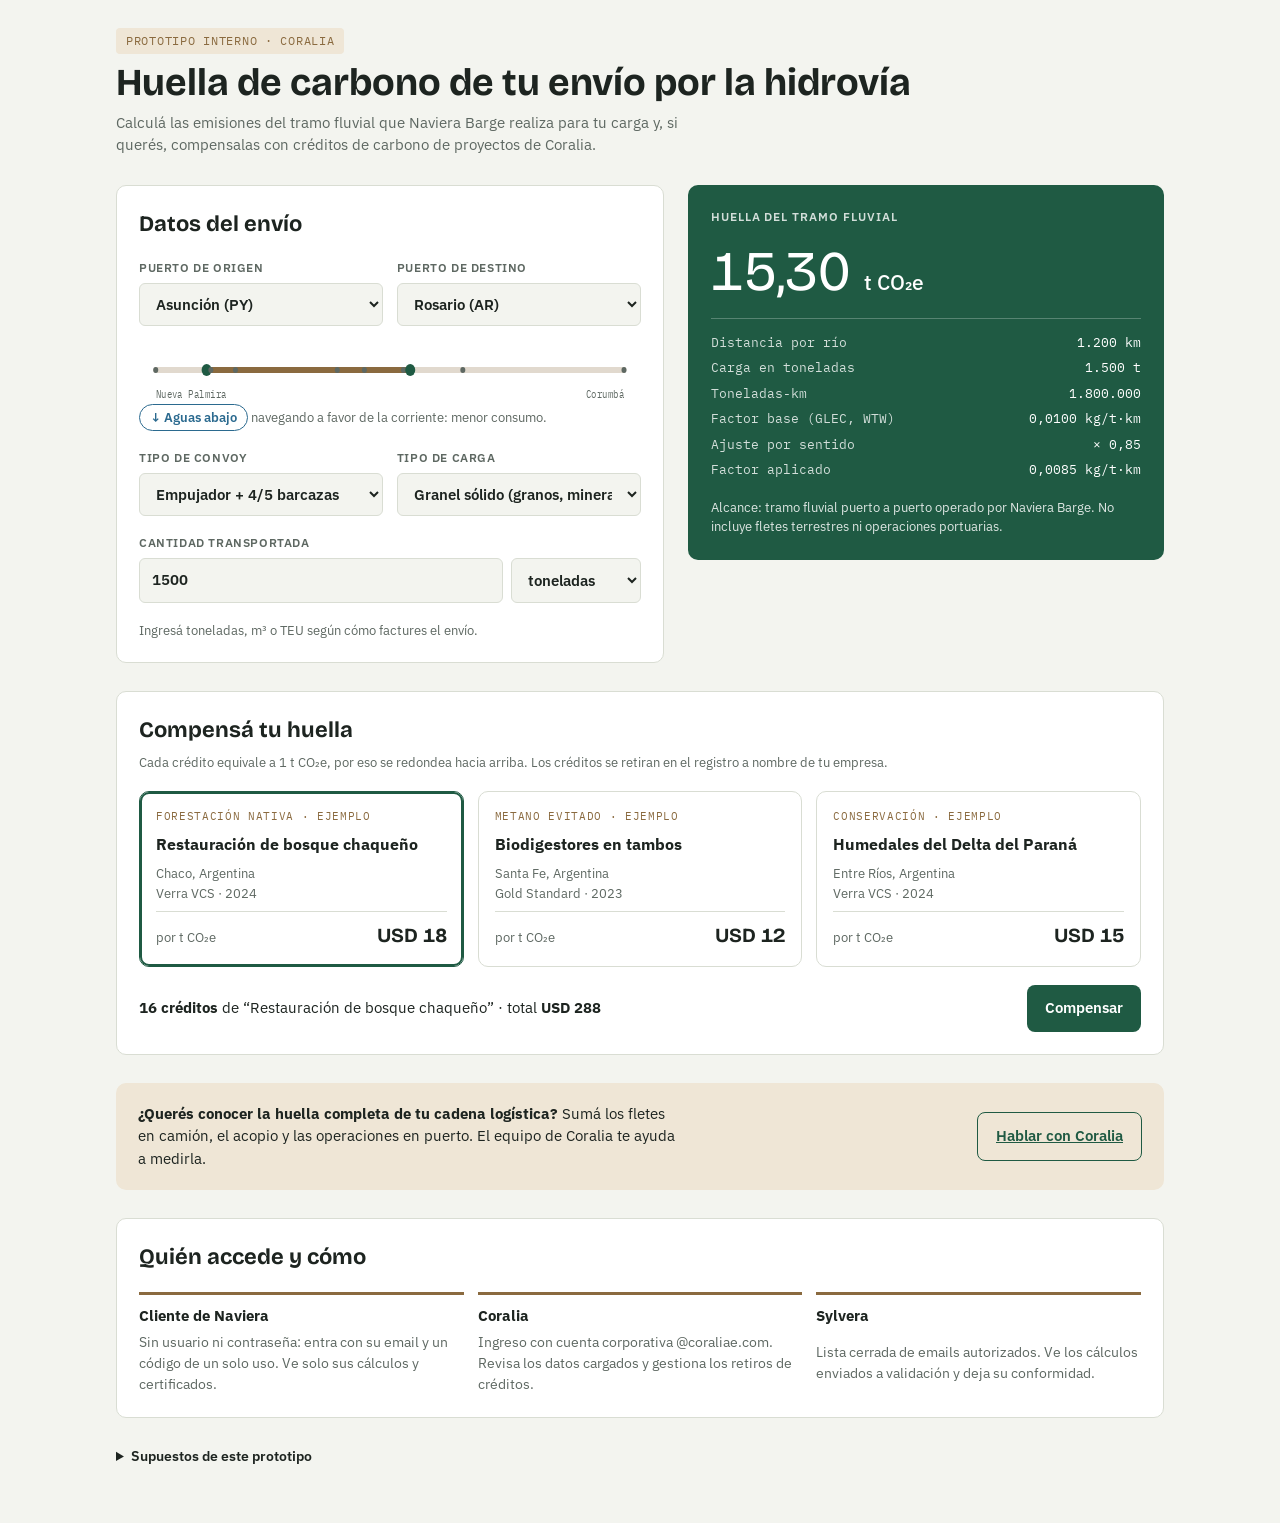
<file: prototipos/huella-fluvial-naviera.html>
<!doctype html>
<html lang="es">
<head>
<meta charset="utf-8">
<meta name="viewport" content="width=device-width, initial-scale=1, viewport-fit=cover">
<style>body{margin:0}img{max-width:100%}[hidden]{display:none!important}</style>
<title>Huella Fluvial Naviera Barge</title>
<meta name="claude:viewport-fit-sides" content="cover">
<link rel="preconnect" href="https://fonts.googleapis.com">
<link rel="stylesheet" href="https://fonts.googleapis.com/css2?family=Bricolage+Grotesque:opsz,wght@12..96,600;12..96,700&family=IBM+Plex+Sans:wght@400;500;600&family=IBM+Plex+Mono:wght@400;500&display=swap">
<style>
/* Layout: una columna de formulario + panel de resultado; abajo compensación y supuestos. Paleta: río del Paraná (barro/limo) + verde Coralia */
:root{
  --bg:#f3f4ef; --surface:#ffffff; --fg:#1d2420; --muted:#5e6862; --line:#d9ddd3;
  --river:#8a6a3f; --river-soft:#efe6d6; --green:#1f5a43; --green-ink:#ffffff; --green-soft:#e1efe7;
  --up:#a14a2a; --down:#2b6a8f;
  --display:"Bricolage Grotesque", "Segoe UI", system-ui, sans-serif;
  --body:"IBM Plex Sans", "Segoe UI", system-ui, sans-serif;
  --mono:"IBM Plex Mono", ui-monospace, Menlo, monospace;
}
@media (prefers-color-scheme: dark){:root:not([data-theme="light"]){
  --bg:#141916; --surface:#1c2320; --fg:#e7ebe5; --muted:#9aa49d; --line:#2f3934;
  --river:#cfa874; --river-soft:#2c261c; --green:#5fb38c; --green-ink:#0f1a14; --green-soft:#1d3229;
  --up:#e58a68; --down:#79b5d9; color-scheme:dark}}
:root[data-theme="dark"]{
  --bg:#141916; --surface:#1c2320; --fg:#e7ebe5; --muted:#9aa49d; --line:#2f3934;
  --river:#cfa874; --river-soft:#2c261c; --green:#5fb38c; --green-ink:#0f1a14; --green-soft:#1d3229;
  --up:#e58a68; --down:#79b5d9; color-scheme:dark}
*{box-sizing:border-box}
[hidden]{display:none!important}
body{background:var(--bg);color:var(--fg);font-family:var(--body);font-size:15px;line-height:1.5}
.wrap{max-width:1080px;margin:0 auto;padding-block:28px 56px;padding-left:max(16px,env(safe-area-inset-left,0px));padding-right:max(16px,env(safe-area-inset-right,0px));display:grid;gap:28px}
header{display:grid;gap:8px}
.proto{font-family:var(--mono);font-size:12px;letter-spacing:.06em;text-transform:uppercase;color:var(--river);background:var(--river-soft);padding:4px 10px;border-radius:4px;justify-self:start}
h1{font-family:var(--display);font-size:clamp(26px,4vw,38px);line-height:1.1;margin:0;text-wrap:balance}
h2{font-family:var(--display);font-size:22px;margin:0;text-wrap:balance}
.lead{color:var(--muted);max-width:65ch;margin:0}
.grid{display:grid;grid-template-columns:minmax(0,1.15fr) minmax(0,1fr);gap:24px;align-items:start}
@media (max-width:820px){.grid{grid-template-columns:1fr}}
.panel{background:var(--surface);border:1px solid var(--line);border-radius:10px;padding:22px;display:grid;gap:18px;min-width:0}
.row{display:grid;grid-template-columns:1fr 1fr;gap:14px}
@media (max-width:480px){.row{grid-template-columns:1fr}}
label{display:grid;gap:6px;font-size:12px;font-weight:600;letter-spacing:.05em;text-transform:uppercase;color:var(--muted)}
select,input{font:inherit;font-size:15px;color:var(--fg);background:var(--bg);border:1px solid var(--line);border-radius:6px;padding:10px 12px;width:100%;text-transform:none;letter-spacing:0}
select:focus-visible,input:focus-visible,button:focus-visible{outline:2px solid var(--green);outline-offset:2px}
.qty{display:grid;grid-template-columns:1fr 130px;gap:8px}
.river{position:relative;height:56px;margin-top:4px}
.river svg{width:100%;height:100%;display:block;overflow:visible}
.chip{display:inline-flex;align-items:center;gap:6px;font-size:13px;font-weight:600;padding:3px 10px;border-radius:999px;border:1px solid currentColor}
.chip.up{color:var(--up)} .chip.down{color:var(--down)}
.hint{font-size:13px;color:var(--muted);margin:0}
.result{background:var(--green);color:var(--green-ink);border-color:transparent}
.result .eyebrow{font-size:12px;letter-spacing:.08em;text-transform:uppercase;opacity:.8;font-weight:600}
.big{font-family:var(--display);font-size:clamp(40px,7vw,56px);line-height:1;font-variant-numeric:tabular-nums}
.big small{font-size:.38em;font-family:var(--body);font-weight:500}
.calc{font-family:var(--mono);font-size:13px;display:grid;gap:6px;border-top:1px solid color-mix(in srgb,var(--green-ink) 25%,transparent);padding-top:14px}
.calc div{display:flex;justify-content:space-between;gap:12px;font-variant-numeric:tabular-nums}
.calc span:first-child{opacity:.8}
.scope{font-size:13px;opacity:.85;margin:0}
.projects{display:grid;grid-template-columns:repeat(3,minmax(0,1fr));gap:14px}
@media (max-width:820px){.projects{grid-template-columns:1fr}}
.proj{display:grid;gap:8px;text-align:left;font:inherit;color:var(--fg);background:var(--surface);border:1px solid var(--line);border-radius:10px;padding:16px;cursor:pointer}
.proj[aria-pressed="true"]{border-color:var(--green);box-shadow:0 0 0 2px var(--green) inset}
.proj .tag{font-family:var(--mono);font-size:11px;color:var(--river);text-transform:uppercase;letter-spacing:.06em}
.proj strong{font-size:16px}
.proj .meta{font-size:13px;color:var(--muted)}
.proj .price{display:flex;justify-content:space-between;align-items:baseline;border-top:1px solid var(--line);padding-top:8px;font-variant-numeric:tabular-nums}
.proj .price b{font-family:var(--display);font-size:20px}
.btn{font:inherit;font-weight:600;border:0;border-radius:8px;padding:12px 18px;cursor:pointer;background:var(--green);color:var(--green-ink)}
.btn.ghost{background:transparent;color:var(--green);border:1px solid var(--green)}
.btn:disabled{opacity:.45;cursor:not-allowed}
.checkout{display:flex;flex-wrap:wrap;gap:14px;align-items:center;justify-content:space-between}
.checkout p{margin:0}
.steps{display:flex;flex-wrap:wrap;gap:8px;list-style:none;padding:0;margin:0}
.steps li{font-size:13px;padding:6px 12px;border-radius:999px;border:1px solid var(--line);color:var(--muted)}
.steps li.done{background:var(--green-soft);color:var(--green);border-color:transparent;font-weight:600}
.steps li.now{border-color:var(--green);color:var(--fg);font-weight:600}
.otp{display:grid;grid-template-columns:minmax(0,1fr) auto;gap:10px;align-items:end}
@media (max-width:480px){.otp{grid-template-columns:1fr}}
.cert{border:1px dashed var(--green);border-radius:10px;padding:18px;display:grid;gap:6px;font-size:14px}
.cert code{font-family:var(--mono)}
.cta{display:flex;flex-wrap:wrap;gap:16px;align-items:center;justify-content:space-between;background:var(--river-soft);border-radius:10px;padding:20px 22px}
.cta p{margin:0;max-width:60ch}
.cta a{color:var(--river);font-weight:600}
.roles{display:grid;grid-template-columns:repeat(3,minmax(0,1fr));gap:14px}
@media (max-width:820px){.roles{grid-template-columns:1fr}}
.role{border-top:3px solid var(--river);padding-top:10px;display:grid;gap:4px;font-size:14px}
.role b{font-size:15px}
.role span{color:var(--muted)}
details{font-size:14px;color:var(--muted)}
summary{cursor:pointer;font-weight:600;color:var(--fg)}
details ul{padding-left:18px;display:grid;gap:6px}
@media (prefers-reduced-motion:reduce){*{transition:none!important}}
</style>
</head>
<body>

<div class="wrap">
  <header>
    <span class="proto">Prototipo interno · Coralia</span>
    <h1>Huella de carbono de tu envío por la hidrovía</h1>
    <p class="lead">Calculá las emisiones del tramo fluvial que Naviera Barge realiza para tu carga y, si querés, compensalas con créditos de carbono de proyectos de Coralia.</p>
  </header>

  <div class="grid">
    <section class="panel" aria-labelledby="t-envio">
      <h2 id="t-envio">Datos del envío</h2>
      <div class="row">
        <label for="origen">Puerto de origen<select id="origen"></select></label>
        <label for="destino">Puerto de destino<select id="destino"></select></label>
      </div>
      <div>
        <div class="river" aria-hidden="true"><svg id="riverSvg" viewBox="0 0 600 56" preserveAspectRatio="none"></svg></div>
        <p class="hint" id="sentidoTxt"></p>
      </div>
      <div class="row">
        <label for="convoy">Tipo de convoy<select id="convoy">
          <option value="0.017">Empujador + 2 barcazas</option>
          <option value="0.010" selected>Empujador + 4/5 barcazas</option>
          <option value="0.0074">Empujador + 6 o más barcazas</option>
        </select></label>
        <label for="carga">Tipo de carga<select id="carga">
          <option value="solido">Granel sólido (granos, minerales)</option>
          <option value="liquido">Granel líquido (aceites, combustibles)</option>
          <option value="contenedor">Contenedores</option>
        </select></label>
      </div>
      <label for="cantidad">Cantidad transportada
        <div class="qty">
          <input id="cantidad" type="number" min="0" step="any" value="1500" inputmode="decimal">
          <select id="unidad" aria-label="Unidad"></select>
        </div>
      </label>
      <p class="hint" id="convHint"></p>
    </section>

    <section class="panel result" aria-live="polite" aria-labelledby="t-res">
      <span class="eyebrow" id="t-res">Huella del tramo fluvial</span>
      <div class="big" id="total">–</div>
      <div class="calc">
        <div><span>Distancia por río</span><span id="r-km"></span></div>
        <div><span>Carga en toneladas</span><span id="r-t"></span></div>
        <div><span>Toneladas-km</span><span id="r-tkm"></span></div>
        <div><span>Factor base (GLEC, WTW)</span><span id="r-ef"></span></div>
        <div><span>Ajuste por sentido</span><span id="r-adj"></span></div>
        <div><span>Factor aplicado</span><span id="r-efa"></span></div>
      </div>
      <p class="scope">Alcance: tramo fluvial puerto a puerto operado por Naviera Barge. No incluye fletes terrestres ni operaciones portuarias.</p>
    </section>
  </div>

  <section class="panel" aria-labelledby="t-comp">
    <div style="display:grid;gap:6px">
      <h2 id="t-comp">Compensá tu huella</h2>
      <p class="hint">Cada crédito equivale a 1 t CO₂e, por eso se redondea hacia arriba. Los créditos se retiran en el registro a nombre de tu empresa.</p>
    </div>
    <div class="projects" id="projects"></div>
    <div class="checkout">
      <p id="checkoutTxt"></p>
      <button class="btn" id="goComp" type="button">Compensar</button>
    </div>

    <div id="flow" hidden style="display:grid;gap:16px">
      <ol class="steps" id="steps"></ol>
      <div id="stepEmail" class="otp">
        <label for="email">Email de tu empresa<input id="email" type="email" placeholder="logistica@tuempresa.com"></label>
        <button class="btn" id="sendCode" type="button">Enviarme un código</button>
      </div>
      <div id="stepCode" class="otp" hidden>
        <label for="code">Código de 6 dígitos que te enviamos<input id="code" inputmode="numeric" maxlength="6" placeholder="123456"></label>
        <button class="btn" id="verify" type="button">Confirmar</button>
      </div>
      <div id="stepCert" class="cert" hidden></div>
    </div>
  </section>

  <section class="cta">
    <p><b>¿Querés conocer la huella completa de tu cadena logística?</b> Sumá los fletes en camión, el acopio y las operaciones en puerto. El equipo de Coralia te ayuda a medirla.</p>
    <a class="btn ghost" href="https://coraliae.com" target="_blank" rel="noopener">Hablar con Coralia</a>
  </section>

  <section class="panel" aria-labelledby="t-acc">
    <h2 id="t-acc">Quién accede y cómo</h2>
    <div class="roles">
      <div class="role"><b>Cliente de Naviera</b><span>Sin usuario ni contraseña: entra con su email y un código de un solo uso. Ve solo sus cálculos y certificados.</span></div>
      <div class="role"><b>Coralia</b><span>Ingreso con cuenta corporativa @coraliae.com. Revisa los datos cargados y gestiona los retiros de créditos.</span></div>
      <div class="role"><b>Sylvera</b><span>Lista cerrada de emails autorizados. Ve los cálculos enviados a validación y deja su conformidad.</span></div>
    </div>
  </section>

  <details>
    <summary>Supuestos de este prototipo</summary>
    <ul>
      <li>Factores de emisión: GLEC Framework v2.0, convoyes de empuje en vías navegables interiores, gasóleo, well-to-wheel (TTW + WTT). 2 barcazas: 0,017; 4/5 barcazas: 0,010; 6 barcazas: 0,0074 kg CO₂e/t·km. En la versión final se reemplazan por el factor propio de la flota, calculado con el inventario de Naviera Barge.</li>
      <li>Distancias por río: aproximadas a partir de la extensión total de la hidrovía (3.442 km, Cáceres–Nueva Palmira) y la Confluencia en el km 1.238 del Paraná. Se reemplazan por la tabla de distancias de Naviera.</li>
      <li>Ajuste por sentido (+25 % aguas arriba, −15 % aguas abajo): valor ilustrativo, sin respaldo todavía. Se define con los datos de consumo por sentido del inventario.</li>
      <li>Conversiones: m³ a toneladas con densidad típica (granel sólido 0,75 t/m³; líquido 0,88 t/m³); 1 TEU = 10 t promedio.</li>
      <li>Proyectos y precios de créditos: de ejemplo. Se reemplazan por los proyectos reales de Coralia.</li>
      <li>El envío de código por email y el certificado son simulados.</li>
    </ul>
  </details>
</div>

<script>
// Posición aproximada de cada puerto en km de río, medidos desde Nueva Palmira hacia aguas arriba
const PUERTOS=[
  {id:"np",n:"Nueva Palmira (UY)",km:0},
  {id:"ros",n:"Rosario (AR)",km:300},
  {id:"slo",n:"San Lorenzo (AR)",km:325},
  {id:"sfe",n:"Santa Fe (AR)",km:470},
  {id:"bar",n:"Barranqueras (AR)",km:1070},
  {id:"pil",n:"Pilar (PY)",km:1230},
  {id:"vil",n:"Villeta (PY)",km:1460},
  {id:"asu",n:"Asunción (PY)",km:1500},
  {id:"con",n:"Concepción (PY)",km:1810},
  {id:"cor",n:"Corumbá (BR)",km:2760}
];
const DENS={solido:0.75,liquido:0.88};
const ADJ={up:1.25,down:0.85};
const PROY=[
  {id:"p1",tag:"Forestación nativa",n:"Restauración de bosque chaqueño",lugar:"Chaco, Argentina",std:"Verra VCS · 2024",usd:18},
  {id:"p2",tag:"Metano evitado",n:"Biodigestores en tambos",lugar:"Santa Fe, Argentina",std:"Gold Standard · 2023",usd:12},
  {id:"p3",tag:"Conservación",n:"Humedales del Delta del Paraná",lugar:"Entre Ríos, Argentina",std:"Verra VCS · 2024",usd:15}
];
const $=id=>document.getElementById(id);
const fmt=(n,d=0)=>n.toLocaleString("es-AR",{minimumFractionDigits:d,maximumFractionDigits:d});
let proySel="p1", last={};

function fillPorts(){
  for(const s of [$("origen"),$("destino")]) s.innerHTML=PUERTOS.map(p=>`<option value="${p.id}">${p.n}</option>`).join("");
  $("origen").value="asu"; $("destino").value="ros";
}
function fillUnits(){
  const c=$("carga").value, u=$("unidad"), prev=u.value;
  const opts=c==="contenedor"?[["teu","TEU"],["t","toneladas"]]:[["t","toneladas"],["m3","m³"]];
  u.innerHTML=opts.map(o=>`<option value="${o[0]}">${o[1]}</option>`).join("");
  if(opts.some(o=>o[0]===prev)) u.value=prev;
}
function drawRiver(a,b){
  const W=600,max=2760,x=k=>20+(k/max)*(W-40);
  const xa=x(a.km),xb=x(b.km),lo=Math.min(xa,xb),hi=Math.max(xa,xb);
  let s=`<line x1="20" y1="22" x2="${W-20}" y2="22" stroke="var(--river)" stroke-width="6" stroke-linecap="round" opacity=".25"/>`;
  s+=`<line x1="${lo}" y1="22" x2="${hi}" y2="22" stroke="var(--river)" stroke-width="6" stroke-linecap="round"/>`;
  for(const p of PUERTOS){const on=p.id===a.id||p.id===b.id;s+=`<circle cx="${x(p.km)}" cy="22" r="${on?6:3}" fill="${on?'var(--green)':'var(--muted)'}"/>`;}
  s+=`<text x="20" y="50" font-size="11" fill="var(--muted)" font-family="IBM Plex Mono,monospace">Nueva Palmira</text>`;
  s+=`<text x="${W-20}" y="50" font-size="11" fill="var(--muted)" text-anchor="end" font-family="IBM Plex Mono,monospace">Corumbá</text>`;
  $("riverSvg").innerHTML=s;
}
function calc(){
  const a=PUERTOS.find(p=>p.id===$("origen").value), b=PUERTOS.find(p=>p.id===$("destino").value);
  drawRiver(a,b);
  const km=Math.abs(b.km-a.km);
  const carga=$("carga").value, unidad=$("unidad").value, q=Math.max(0,parseFloat($("cantidad").value)||0);
  let t=q, conv="";
  if(unidad==="m3"){t=q*DENS[carga];conv=`${fmt(q)} m³ × ${fmt(DENS[carga],2)} t/m³ = ${fmt(t)} t`;}
  if(unidad==="teu"){t=q*10;conv=`${fmt(q)} TEU × 10 t/TEU = ${fmt(t)} t`;}
  $("convHint").textContent=conv?`Conversión: ${conv}`:"Ingresá toneladas, m³ o TEU según cómo factures el envío.";
  if(km===0){
    $("sentidoTxt").innerHTML="Elegí puertos distintos de origen y destino.";
    $("total").innerHTML="–";["r-km","r-t","r-tkm","r-ef","r-adj","r-efa"].forEach(i=>$(i).textContent="–");
    last={kg:0};renderCheckout();return;
  }
  const up=b.km>a.km, adj=up?ADJ.up:ADJ.down;
  $("sentidoTxt").innerHTML=up?`<span class="chip up">↑ Aguas arriba</span> navegando contra la corriente: el convoy consume más combustible.`:`<span class="chip down">↓ Aguas abajo</span> navegando a favor de la corriente: menor consumo.`;
  const ef=parseFloat($("convoy").value), tkm=t*km, kg=tkm*ef*adj;
  $("total").innerHTML=kg>=1000?`${fmt(kg/1000,2)} <small>t CO₂e</small>`:`${fmt(kg,0)} <small>kg CO₂e</small>`;
  $("r-km").textContent=`${fmt(km)} km`;
  $("r-t").textContent=`${fmt(t)} t`;
  $("r-tkm").textContent=fmt(tkm);
  $("r-ef").textContent=`${fmt(ef,4)} kg/t·km`;
  $("r-adj").textContent=`× ${fmt(adj,2)}`;
  $("r-efa").textContent=`${fmt(ef*adj,4)} kg/t·km`;
  last={kg,km,t,a,b};
  renderCheckout();
}
function renderProjects(){
  $("projects").innerHTML=PROY.map(p=>`<button type="button" class="proj" data-id="${p.id}" aria-pressed="${p.id===proySel}">
    <span class="tag">${p.tag} · ejemplo</span><strong>${p.n}</strong>
    <span class="meta">${p.lugar}<br>${p.std}</span>
    <span class="price"><span class="meta">por t CO₂e</span><b>USD ${p.usd}</b></span></button>`).join("");
  document.querySelectorAll(".proj").forEach(el=>el.onclick=()=>{proySel=el.dataset.id;renderProjects();renderCheckout();});
}
function renderCheckout(){
  const p=PROY.find(x=>x.id===proySel), cred=Math.ceil((last.kg||0)/1000);
  last.cred=cred; last.p=p;
  $("checkoutTxt").innerHTML=cred?`<b>${cred} créditos</b> de “${p.n}” · total <b>USD ${fmt(cred*p.usd)}</b>`:"Completá los datos del envío para ver el costo.";
  $("goComp").disabled=!cred;
}
const STEPS=["Verificá tu email","Revisión Coralia","Validación Sylvera","Créditos retirados"];
function setStep(i){ $("steps").innerHTML=STEPS.map((s,k)=>`<li class="${k<i?'done':k===i?'now':''}">${s}</li>`).join(""); }

$("goComp").onclick=()=>{ $("flow").hidden=false; setStep(0); $("stepEmail").hidden=false; $("stepCode").hidden=true; $("stepCert").hidden=true; $("email").focus(); };
$("sendCode").onclick=()=>{ if(!$("email").value.includes("@")){$("email").focus();return;} $("stepCode").hidden=false; $("code").focus(); };
$("verify").onclick=()=>{
  if(($("code").value||"").replace(/\D/g,"").length!==6){$("code").focus();return;}
  $("stepEmail").hidden=true;$("stepCode").hidden=true;setStep(1);
  const id="NB-"+new Date().getFullYear()+"-"+String(Math.floor(Math.random()*9000)+1000);
  $("stepCert").hidden=false;
  $("stepCert").innerHTML=`<b>Solicitud enviada · <code>${id}</code></b>
    <span>${last.a.n} → ${last.b.n} · ${fmt(last.t)} t · ${fmt(last.km)} km</span>
    <span>Huella: ${fmt(last.kg/1000,2)} t CO₂e · ${last.cred} créditos de “${last.p.n}” (USD ${fmt(last.cred*last.p.usd)})</span>
    <span class="hint">Te avisamos a ${$("email").value} cuando Coralia revise los datos y Sylvera valide el cálculo. Después se retiran los créditos y recibís el certificado.</span>`;
};

["origen","destino","convoy","cantidad","unidad"].forEach(id=>$(id).addEventListener("input",calc));
$("carga").addEventListener("input",()=>{fillUnits();calc();});
fillPorts();fillUnits();renderProjects();calc();
</script>

</body>
</html>
</file>
